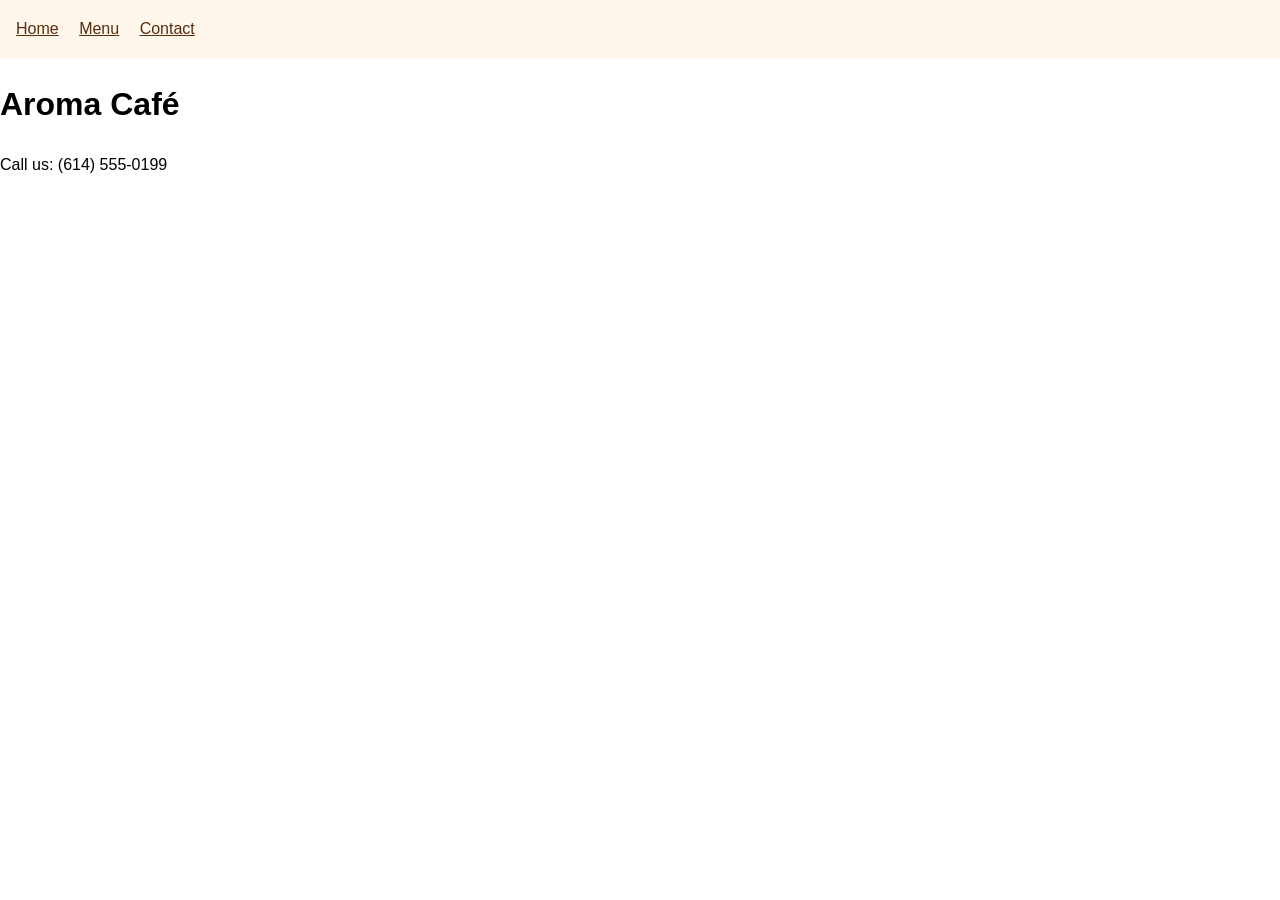
<file: index.html>
<!DOCTYPE html>
<html lang="en">
<head>
  <meta charset="UTF-8">
  <meta name="viewport" content="width=device-width, initial-scale=1.0">
  <title>Aroma Café</title>
  <link rel="stylesheet" href="css/styles.css">
</head>
<body>
  <nav>
    <a href="index.html">Home</a>
    <a href="pages/menu.html">Menu</a>
    <a href="pages/contact.html">Contact</a>
  </nav>
  <h1>Aroma Café</h1>
  <footer>Call us: (614) 555-0199</footer>
</body>
</html>
</file>
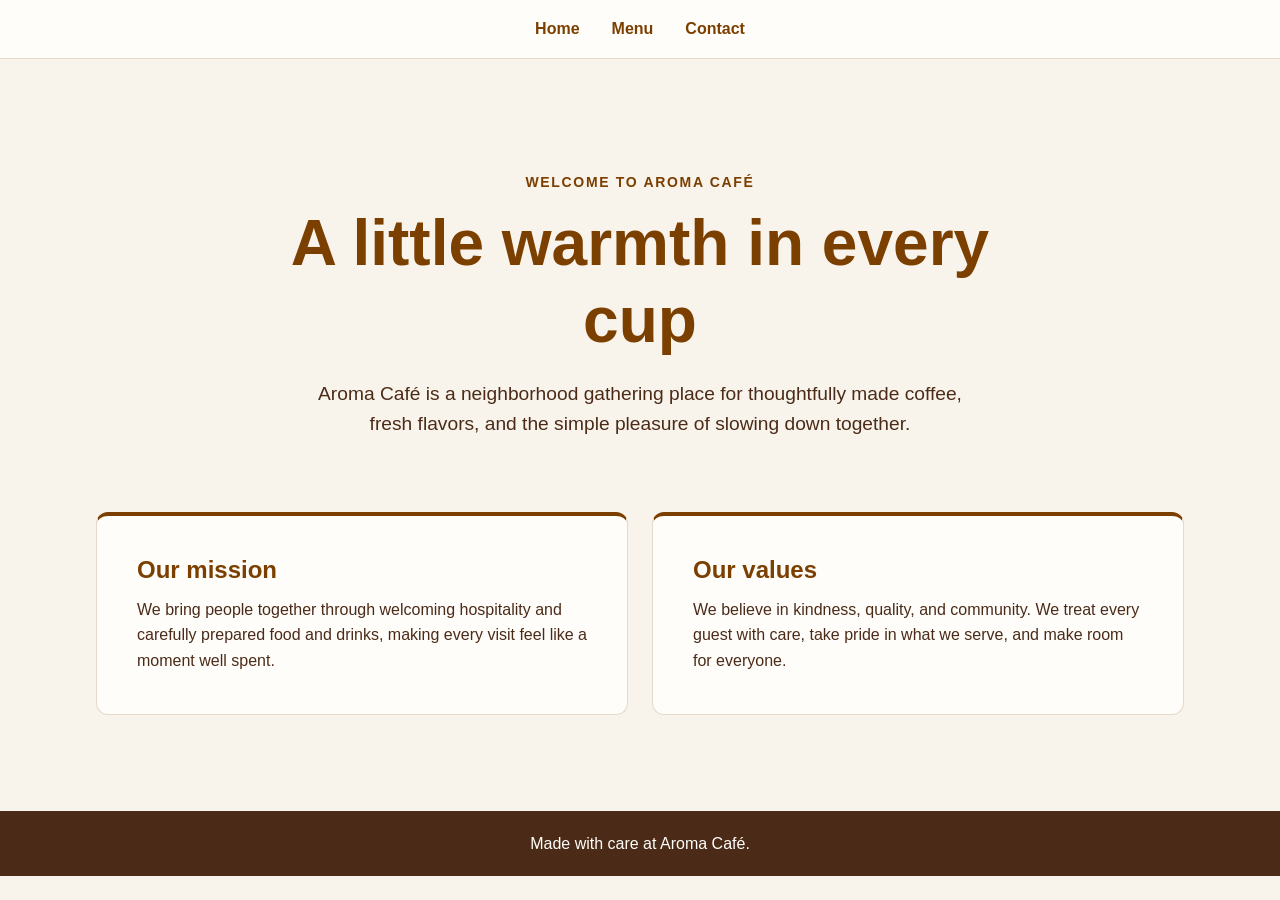
<file: pages/about.html>
<!DOCTYPE html>
<html lang="en">
<head>
  <meta charset="UTF-8">
  <meta name="viewport" content="width=device-width, initial-scale=1.0">
  <meta name="description" content="Learn about Aroma Café, our mission, and the values behind every cup.">
  <title>About Us | Aroma Café</title>
  <link rel="stylesheet" href="../css/about.css">
</head>
<body>
  <header class="site-header">
    <nav class="site-nav" aria-label="Main navigation">
      <a href="../index.html">Home</a>
      <a href="menu.html">Menu</a>
      <a href="contact.html">Contact</a>
    </nav>
  </header>

  <main>
    <section class="intro" aria-labelledby="about-heading">
      <p class="eyebrow">Welcome to Aroma Café</p>
      <h1 id="about-heading">A little warmth in every cup</h1>
      <p class="intro-copy">
        Aroma Café is a neighborhood gathering place for thoughtfully made coffee,
        fresh flavors, and the simple pleasure of slowing down together.
      </p>
    </section>

    <section class="purpose" aria-label="Our mission and values">
      <article class="purpose-card">
        <h2>Our mission</h2>
        <p>
          We bring people together through welcoming hospitality and carefully
          prepared food and drinks, making every visit feel like a moment well spent.
        </p>
      </article>

      <article class="purpose-card">
        <h2>Our values</h2>
        <p>
          We believe in kindness, quality, and community. We treat every guest
          with care, take pride in what we serve, and make room for everyone.
        </p>
      </article>
    </section>
  </main>

  <footer class="site-footer">
    <p>Made with care at Aroma Café.</p>
  </footer>
</body>
</html>
</file>
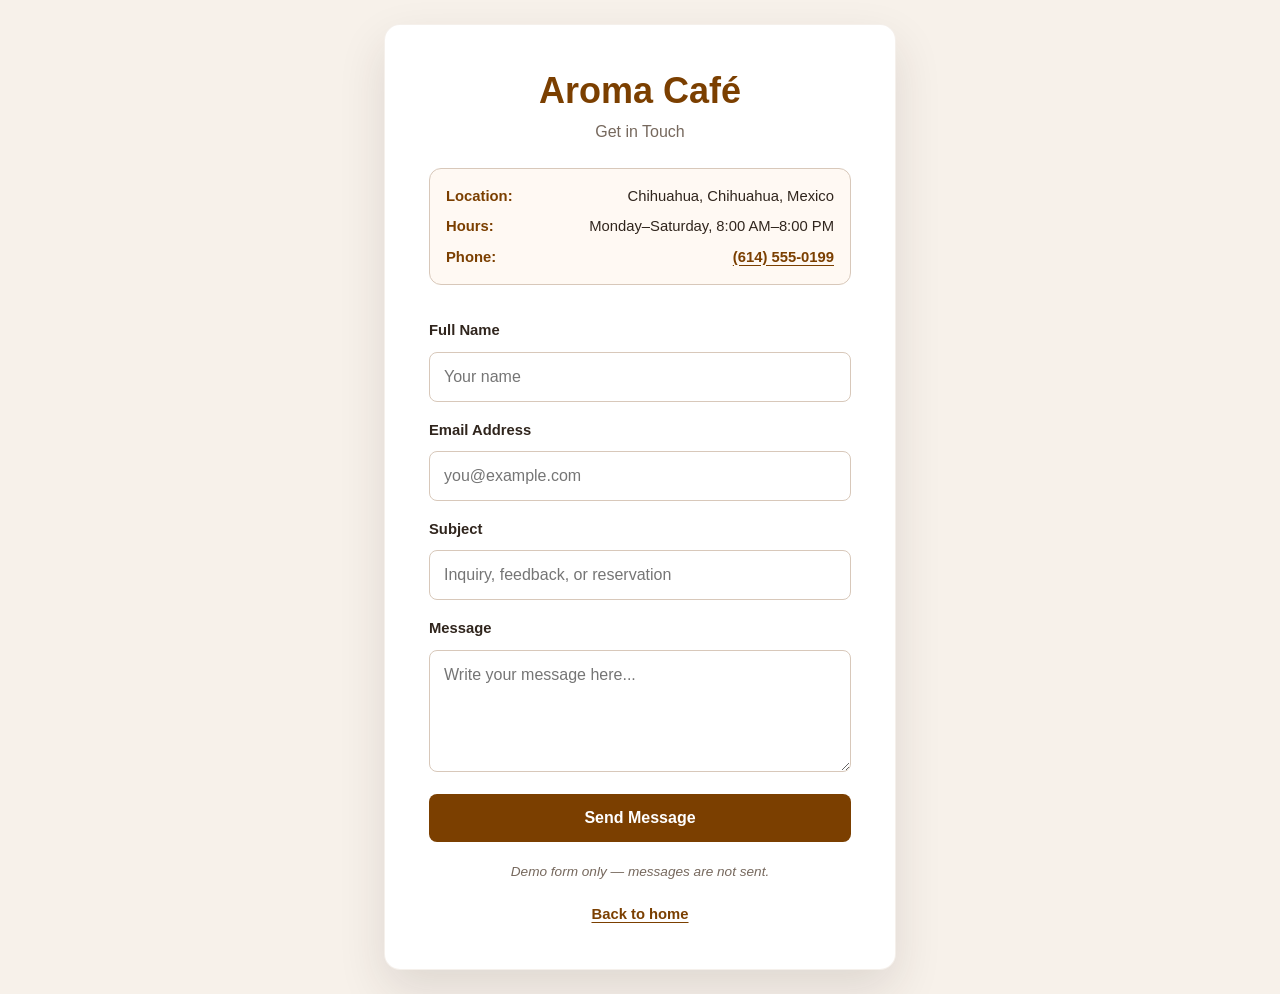
<file: pages/contact.html>
<!DOCTYPE html>
<html lang="en">
<head>
  <meta charset="UTF-8">
  <meta name="viewport" content="width=device-width, initial-scale=1">
  <meta name="description" content="Contact Aroma Café in Chihuahua, Mexico. Get in touch with us for inquiries, catering, and reservations.">
  <title>Contact | Aroma Café</title>
  <link rel="stylesheet" href="../css/contact.css">
</head>
<body>
  <main>
    <h1>Aroma Café</h1>
    <h2>Get in Touch</h2>

    <section class="contact-info">
      <div class="info-item">
        <span class="info-label">Location:</span>
        <span class="info-value">Chihuahua, Chihuahua, Mexico</span>
      </div>
      <div class="info-item">
        <span class="info-label">Hours:</span>
        <span class="info-value">Monday–Saturday, 8:00 AM–8:00 PM</span>
      </div>
      <div class="info-item">
        <span class="info-label">Phone:</span>
        <span class="info-value"><a href="tel:6145550199">(614) 555-0199</a></span>
      </div>
    </section>

    <form id="contact-form">
      <label for="name">Full Name</label>
      <input
        id="name"
        name="name"
        type="text"
        autocomplete="name"
        placeholder="Your name"
        required
      >

      <label for="email">Email Address</label>
      <input
        id="email"
        name="email"
        type="email"
        autocomplete="email"
        placeholder="you@example.com"
        required
      >

      <label for="subject">Subject</label>
      <input
        id="subject"
        name="subject"
        type="text"
        placeholder="Inquiry, feedback, or reservation"
        required
      >

      <label for="message">Message</label>
      <textarea
        id="message"
        name="message"
        rows="4"
        placeholder="Write your message here..."
        required
      ></textarea>

      <button type="submit" id="submit-btn">Send Message</button>
    </form>

    <p class="demo-notice">Demo form only — messages are not sent.</p>
    <p><a href="../index.html">Back to home</a></p>
  </main>
</body>
</html>
</file>
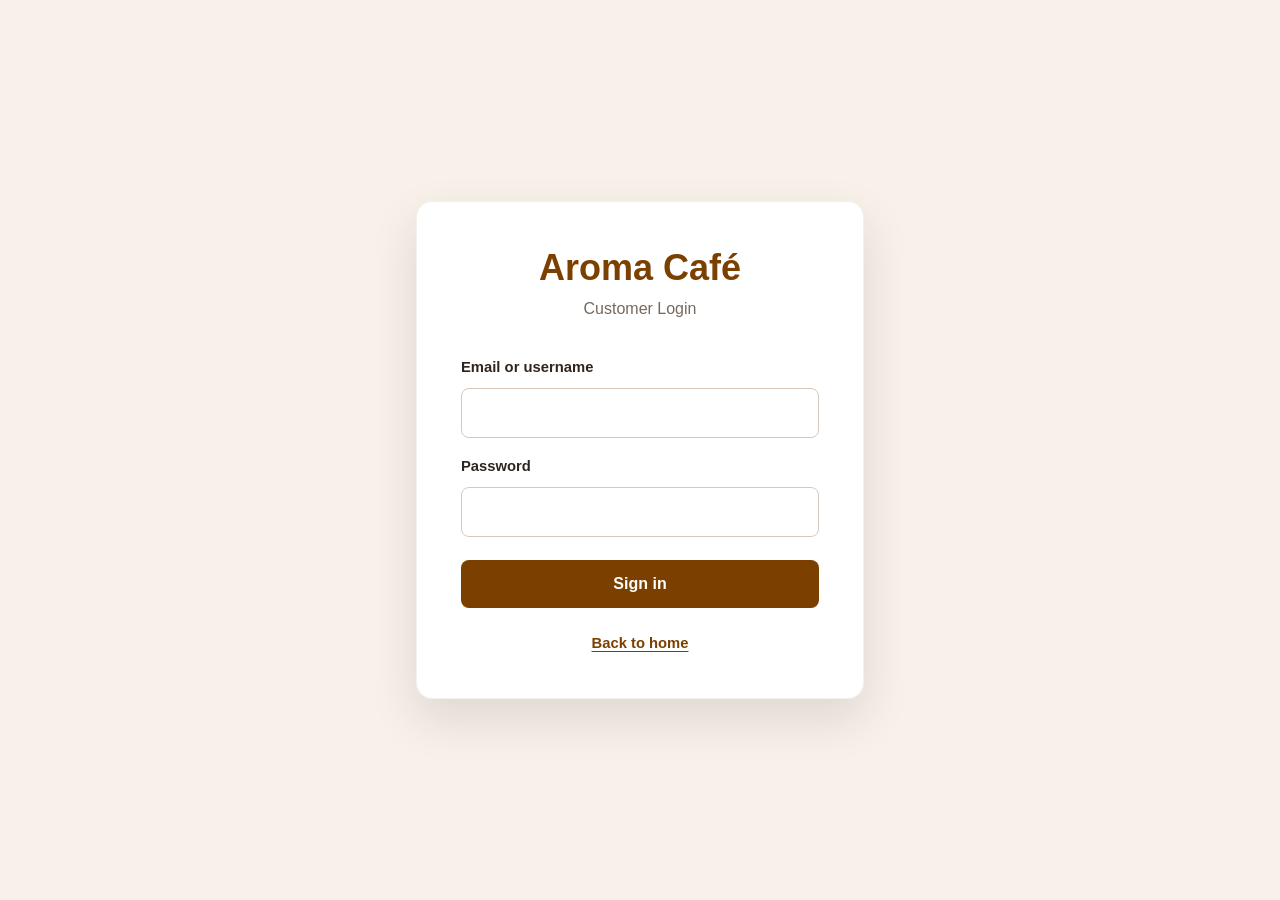
<file: pages/login.html>
<!DOCTYPE html>
<html lang="en">
<head>
  <meta charset="UTF-8">
  <meta name="viewport" content="width=device-width, initial-scale=1">
  <meta name="description" content="Sign in to your Aroma Café account.">
  <title>Login | Aroma Café</title>
  <link rel="stylesheet" href="../css/login.css">
</head>
<body>
  <main>
    <h1>Aroma Café</h1>
    <h2>Customer Login</h2>

    <form>
      <label for="username">Email or username</label>
      <input
        id="username"
        name="username"
        type="text"
        autocomplete="username"
        required
      >

      <label for="password">Password</label>
      <input
        id="password"
        name="password"
        type="password"
        autocomplete="current-password"
        required
      >

      <button type="submit">Sign in</button>
    </form>

    <p><a href="../index.html">Back to home</a></p>
  </main>
</body>
</html>
</file>
<file: css/styles.css>
:root { --primary: #5A2D0C; }
body { font-family: Arial, sans-serif; margin: 0; line-height: 1.6; }
nav { background: #fff6ec; padding: 1rem; }
nav a { color: var(--primary); margin-right: 1rem; }
main { max-width: 780px; margin: 2rem auto; padding: 0 1rem; }
.menu { display: grid; gap: 1rem; padding: 0; list-style: none; }
.menu li { border: 1px solid #c8a48b; border-radius: 12px; padding: 1rem; background: #fff9f3; }
</file>
<file: css/about.css>
:root {
  color-scheme: light;
  --cafe-brown: #7b3f00;
  --cafe-dark-brown: #4b2b18;
  --cafe-cream: #f8f3eb;
  --cafe-white: #fffdf9;
}

* {
  box-sizing: border-box;
}

body {
  min-width: 320px;
  margin: 0;
  background: var(--cafe-cream);
  color: var(--cafe-dark-brown);
  font-family: Arial, sans-serif;
  line-height: 1.6;
}

.site-header {
  background: var(--cafe-white);
  border-bottom: 1px solid #e6d9c8;
}

.site-nav {
  display: flex;
  flex-wrap: wrap;
  justify-content: center;
  gap: 0.5rem 2rem;
  max-width: 72rem;
  margin: 0 auto;
  padding: 1rem 1.5rem;
}

.site-nav a {
  color: var(--cafe-brown);
  font-weight: 700;
  text-decoration: none;
}

.site-nav a:hover,
.site-nav a:focus-visible {
  color: var(--cafe-dark-brown);
  text-decoration: underline;
  text-underline-offset: 0.2em;
}

main {
  width: min(100% - 3rem, 68rem);
  margin: 0 auto;
}

.intro {
  max-width: 48rem;
  margin: 0 auto;
  padding: clamp(3.5rem, 9vw, 7rem) 0 clamp(2.5rem, 6vw, 4.5rem);
  text-align: center;
}

.eyebrow {
  margin: 0 0 0.75rem;
  color: var(--cafe-brown);
  font-size: 0.875rem;
  font-weight: 700;
  letter-spacing: 0.12em;
  text-transform: uppercase;
}

h1,
h2 {
  color: var(--cafe-brown);
  line-height: 1.2;
}

h1 {
  margin: 0;
  font-size: clamp(2.25rem, 6vw, 4rem);
}

.intro-copy {
  max-width: 42rem;
  margin: 1.25rem auto 0;
  font-size: clamp(1rem, 2vw, 1.2rem);
}

.purpose {
  display: grid;
  grid-template-columns: repeat(2, minmax(0, 1fr));
  gap: 1.5rem;
  padding-bottom: clamp(3.5rem, 8vw, 6rem);
}

.purpose-card {
  padding: clamp(1.5rem, 4vw, 2.5rem);
  background: var(--cafe-white);
  border: 1px solid #e6d9c8;
  border-top: 4px solid var(--cafe-brown);
  border-radius: 0.75rem;
}

.purpose-card h2 {
  margin: 0 0 0.75rem;
  font-size: 1.5rem;
}

.purpose-card p {
  margin: 0;
}

.site-footer {
  padding: 1.25rem 1.5rem;
  background: var(--cafe-dark-brown);
  color: var(--cafe-white);
  text-align: center;
}

.site-footer p {
  margin: 0;
}

@media (max-width: 600px) {
  main {
    width: min(100% - 2rem, 68rem);
  }

  .site-nav {
    gap: 0.5rem 1.25rem;
    padding-inline: 1rem;
  }

  .purpose {
    grid-template-columns: 1fr;
  }
}
</file>
<file: css/contact.css>
:root {
  color-scheme: light;
  --color-primary: #7B3F00;
  --color-primary-hover: #603000;
  --color-text: #30251d;
  --color-muted: #76685d;
  --color-border: #d8c8ba;
  --color-surface: #ffffff;
  --color-background: #f7f1ea;
  --color-info-bg: #fff9f3;
}

* {
  box-sizing: border-box;
}

body {
  display: grid;
  min-height: 100vh;
  margin: 0;
  padding: 1.5rem;
  place-items: center;
  background: var(--color-background);
  color: var(--color-text);
  font-family: Arial, Helvetica, sans-serif;
  line-height: 1.5;
}

main {
  width: min(100%, 32rem);
  padding: clamp(1.75rem, 6vw, 2.75rem);
  border: 1px solid rgb(123 63 0 / 8%);
  border-radius: 1rem;
  background: var(--color-surface);
  box-shadow: 0 1.25rem 3rem rgb(48 37 29 / 12%);
}

h1 {
  margin: 0;
  color: var(--color-primary);
  font-size: clamp(1.75rem, 6vw, 2.25rem);
  line-height: 1.2;
  text-align: center;
}

h2 {
  margin: 0.5rem 0 1.5rem;
  color: var(--color-muted);
  font-size: 1rem;
  font-weight: 500;
  text-align: center;
}

.contact-info {
  display: grid;
  gap: 0.5rem;
  margin-bottom: 1.75rem;
  padding: 1rem;
  border: 1px solid var(--color-border);
  border-radius: 0.75rem;
  background: var(--color-info-bg);
  font-size: 0.925rem;
}

.info-item {
  display: flex;
  justify-content: space-between;
  gap: 0.5rem;
  flex-wrap: wrap;
}

.info-label {
  font-weight: 600;
  color: var(--color-primary);
}

.info-value {
  color: var(--color-text);
}

form {
  display: grid;
  gap: 0.65rem;
}

label {
  margin-top: 0.4rem;
  font-size: 0.925rem;
  font-weight: 600;
}

input,
textarea {
  width: 100%;
  padding: 0.75rem 0.875rem;
  border: 1px solid var(--color-border);
  border-radius: 0.5rem;
  background: #fff;
  color: var(--color-text);
  font: inherit;
  transition: border-color 160ms ease, box-shadow 160ms ease;
}

input {
  min-height: 3rem;
}

textarea {
  min-height: 6.5rem;
  resize: vertical;
}

input:focus-visible,
textarea:focus-visible {
  border-color: var(--color-primary);
  outline: none;
  box-shadow: 0 0 0 3px rgb(123 63 0 / 18%);
}

button {
  min-height: 3rem;
  margin-top: 0.75rem;
  padding: 0.75rem 1rem;
  border: 0;
  border-radius: 0.5rem;
  background: var(--color-primary);
  color: #fff;
  cursor: pointer;
  font: inherit;
  font-weight: 700;
  transition: background-color 160ms ease, transform 160ms ease;
}

button:hover {
  background: var(--color-primary-hover);
}

button:active {
  transform: translateY(1px);
}

button:focus-visible,
a:focus-visible {
  outline: 3px solid rgb(123 63 0 / 35%);
  outline-offset: 3px;
}

main p {
  margin: 1.25rem 0 0;
  color: var(--color-muted);
  font-size: 0.925rem;
  text-align: center;
}

.demo-notice {
  font-style: italic;
  font-size: 0.85rem;
}

a {
  color: var(--color-primary);
  font-weight: 600;
  text-underline-offset: 0.2em;
}

a:hover {
  color: var(--color-primary-hover);
}

@media (max-width: 480px) {
  body {
    padding: 1rem;
  }

  .info-item {
    flex-direction: column;
    gap: 0.15rem;
  }
}

@media (prefers-reduced-motion: reduce) {
  *,
  *::before,
  *::after {
    scroll-behavior: auto !important;
    transition-duration: 0.01ms !important;
  }
}
</file>
<file: css/login.css>
:root {
  color-scheme: light;
  --color-primary: #7B3F00;
  --color-primary-hover: #603000;
  --color-text: #30251d;
  --color-muted: #76685d;
  --color-border: #d8c8ba;
  --color-surface: #ffffff;
  --color-background: #f7f1ea;
}

* {
  box-sizing: border-box;
}

body {
  display: grid;
  min-height: 100vh;
  margin: 0;
  padding: 1.5rem;
  place-items: center;
  background: var(--color-background);
  color: var(--color-text);
  font-family: Arial, Helvetica, sans-serif;
  line-height: 1.5;
}

main {
  width: min(100%, 28rem);
  padding: clamp(1.75rem, 6vw, 2.75rem);
  border: 1px solid rgb(123 63 0 / 8%);
  border-radius: 1rem;
  background: var(--color-surface);
  box-shadow: 0 1.25rem 3rem rgb(48 37 29 / 12%);
}

h1 {
  margin: 0;
  color: var(--color-primary);
  font-size: clamp(1.75rem, 6vw, 2.25rem);
  line-height: 1.2;
  text-align: center;
}

h2 {
  margin: 0.5rem 0 1.75rem;
  color: var(--color-muted);
  font-size: 1rem;
  font-weight: 500;
  text-align: center;
}

form {
  display: grid;
  gap: 0.65rem;
}

label {
  margin-top: 0.4rem;
  font-size: 0.925rem;
  font-weight: 600;
}

input {
  width: 100%;
  min-height: 3rem;
  padding: 0.75rem 0.875rem;
  border: 1px solid var(--color-border);
  border-radius: 0.5rem;
  background: #fff;
  color: var(--color-text);
  font: inherit;
  transition: border-color 160ms ease, box-shadow 160ms ease;
}

input:focus-visible {
  border-color: var(--color-primary);
  outline: none;
  box-shadow: 0 0 0 3px rgb(123 63 0 / 18%);
}

button {
  min-height: 3rem;
  margin-top: 0.75rem;
  padding: 0.75rem 1rem;
  border: 0;
  border-radius: 0.5rem;
  background: var(--color-primary);
  color: #fff;
  cursor: pointer;
  font: inherit;
  font-weight: 700;
  transition: background-color 160ms ease, transform 160ms ease;
}

button:hover {
  background: var(--color-primary-hover);
}

button:active {
  transform: translateY(1px);
}

button:focus-visible,
a:focus-visible {
  outline: 3px solid rgb(123 63 0 / 35%);
  outline-offset: 3px;
}

main p {
  margin: 1.5rem 0 0;
  color: var(--color-muted);
  font-size: 0.925rem;
  text-align: center;
}

a {
  color: var(--color-primary);
  font-weight: 600;
  text-underline-offset: 0.2em;
}

a:hover {
  color: var(--color-primary-hover);
}

@media (prefers-reduced-motion: reduce) {
  *,
  *::before,
  *::after {
    scroll-behavior: auto !important;
    transition-duration: 0.01ms !important;
  }
}
</file>
